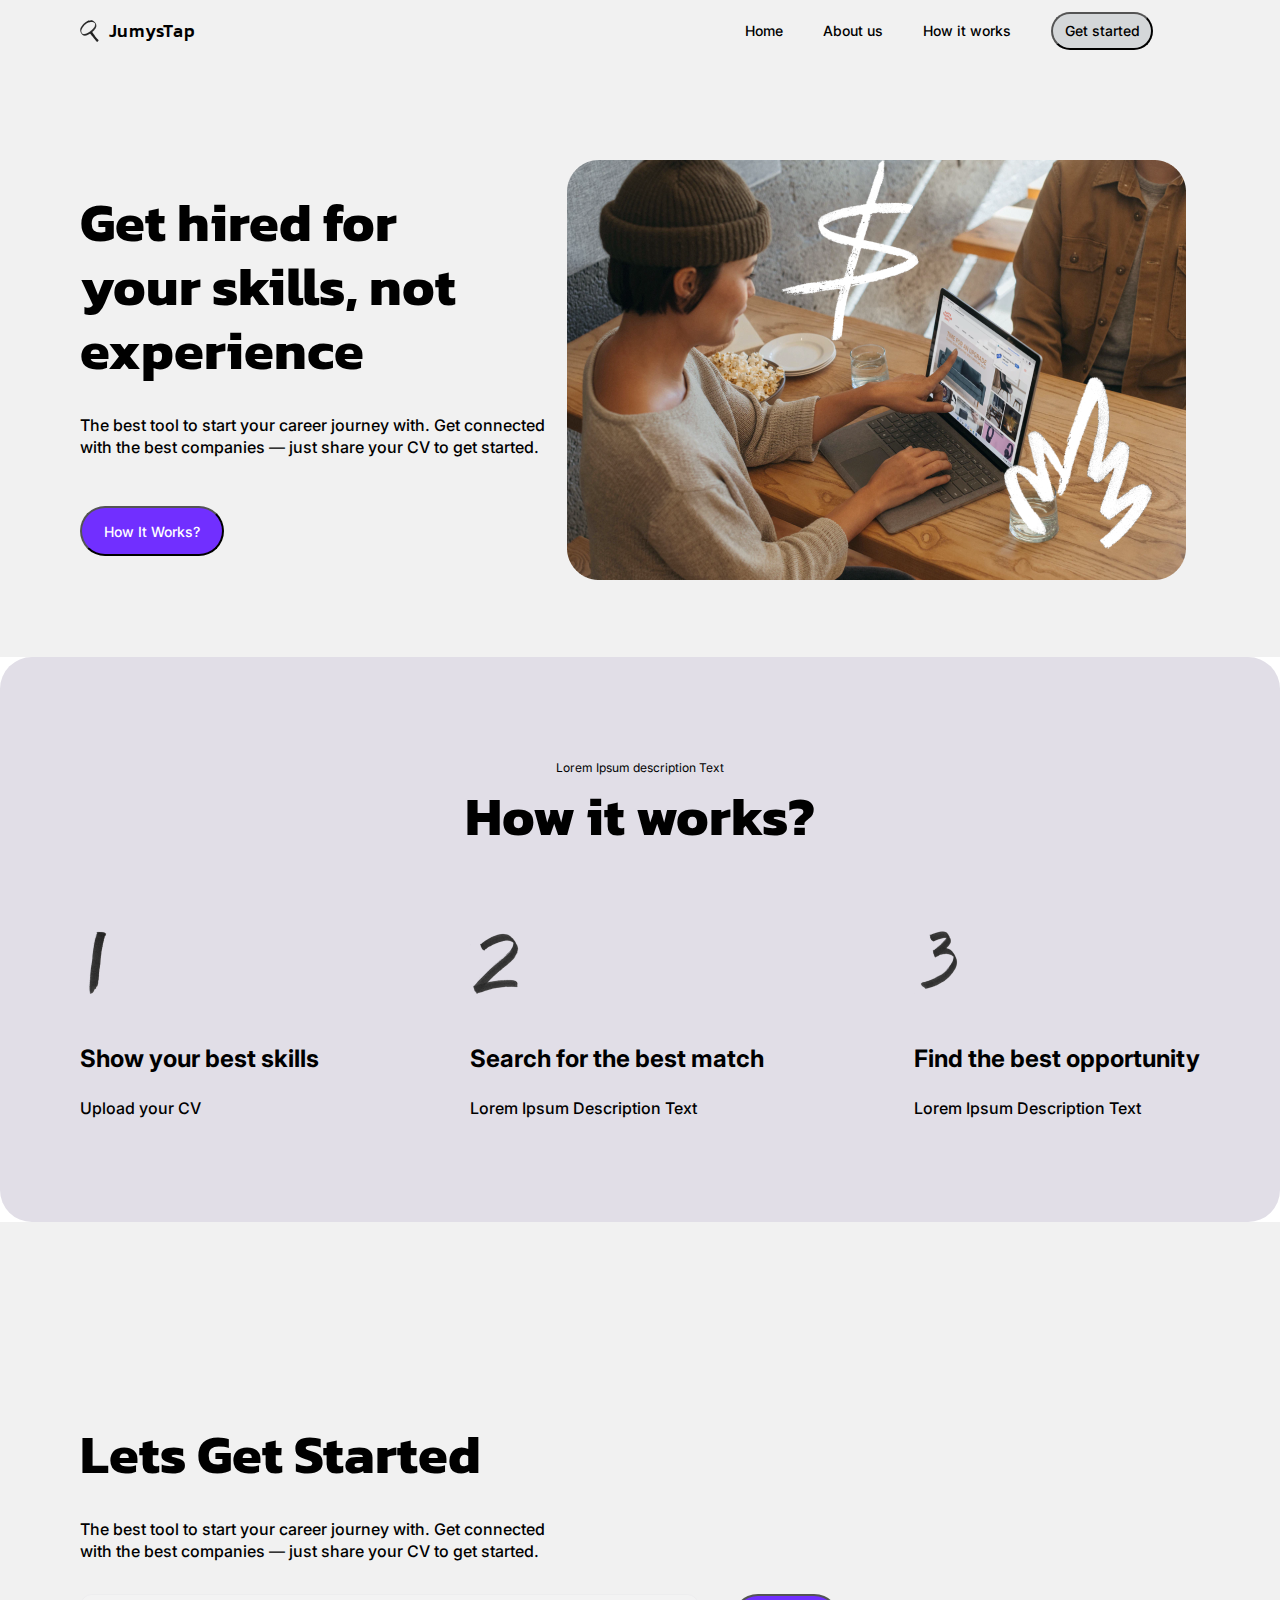
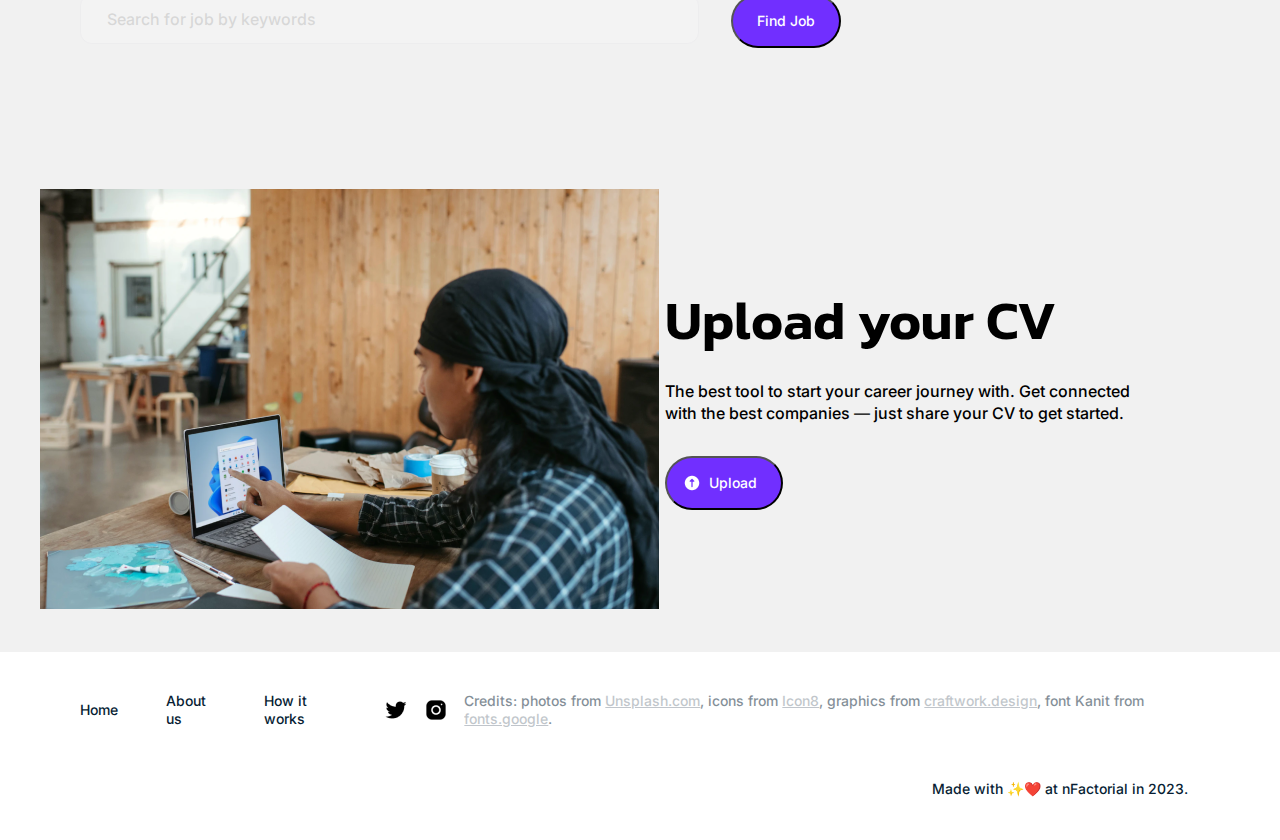
<file: html/index.html>
<!DOCTYPE html>
<html lang="en">
  <head>
    <meta charset="UTF-8" />
    <meta http-equiv="X-UA-Compatible" content="IE=edge" />
    <meta name="viewport" content="width=device-width, initial-scale=1.0" />
    <title>JumysTap</title>
    <link rel="stylesheet" href="../css/reset.css" />
    <link rel="stylesheet" href="../css/styles.css" />
  </head>
  <body>
    <!-- header -->
    <header class="header">
      <!-- nav -->
      <nav class="nav">
        <div class="nav_left">
          <img src="../images/magnifier 1.png" alt="" />
          <h1>JumysTap</h1>
        </div>
        <div class="nav_right">
          <ul class="ul">
            <li class="ul_li">Home</li>
            <li class="ul_li">About us</li>
            <li class="ul_li">How it works</li>
            <button class="ul_li" type="submit">Get started</button>
          </ul>
        </div>
      </nav>

      <!-- main -->
      <main class="main">
        <div class="main_left">
          <h1>Get hired for your skills, not experience</h1>
          <p>
            The best tool to start your career journey with. Get connected with
            the best companies — just share your CV to get started.
          </p>
          <button type="submit">How It Works?</button>
        </div>
        <div class="main_right">
          <img src="../images/VisualContent.png" alt="" />
        </div>
      </main>
    </header>
    <!-- section1 -->
    <section class="section-1">
      <div class="description">
        <h1>Lorem Ipsum description Text</h1>
      </div>
      <div class="how">
        <h1>How it works?</h1>
      </div>
      <div class="count">
        <div class="first">
          <img class="count-img" src="../images/first.png" alt="" />
          <h1 class="count-h1">Show your best skills</h1>
          <h3 class="count-h3">Upload your CV</h3>
        </div>
        <div class="second">
          <img class="count-img" src="../images/second.png" alt="" />
          <h1 class="count-h1">Search for the best match</h1>
          <h3 class="count-h3">Lorem Ipsum Description Text</h3>
        </div>
        <div class="third">
          <img class="count-img" src="../images/third.png" alt="" />
          <h1 class="count-h1">Find the best opportunity</h1>
          <h3 class="count-h3">Lorem Ipsum Description Text</h3>
        </div>
      </div>
    </section>
    <!-- section2 -->
    <div class="wrapper">
      <section class="section-2">
        <div class="find">
          <h1>Lets Get Started</h1>
          <div class="find-p">
            <p>
              The best tool to start your career journey with. Get connected
              with the best companies — just share your CV to get started.
            </p>
          </div>
          <div class="search">
            <input
              src="search-input"
              type="text"
              placeholder=" Search for job by keywords"
            />
            <button type="submit">Find Job</button>
          </div>
        </div>
      </section>

      <!-- section3 -->

      <section class="section-3">
        <div class="section-3_left">
          <img src="../images/section-3.png" alt="" />
        </div>
        <div class="section-3_right">
          <h1>Upload your CV</h1>
          <p>
            The best tool to start your career journey with. Get connected with
            the best companies — just share your CV to get started.
          </p>
          <button type="submit"><img src="../images/arrow.png" alt="" /> Upload</button>
        </div>
      </section>
    </div>

    <!-- footer -->
    <footer class="footer">
      <div class="footer_upper">
        <ul class="footer-ul">
          <li class="footer-li">Home</li>
          <li class="footer-li">About us</li>
          <li class="footer-li">How it works</li>
          <img class="first-img" src="../images/Twitter.png" alt="" />
          <img src="../images/Instagram.png" alt="" />
        </ul>
        <h1>
          Credits: photos from <a href="https://unsplash.com/">Unsplash.com</a>,
          icons from <a href="https://icons8.ru/">Icon8</a>, graphics from
          <a href="https://craftwork.design/">craftwork.design</a>, font Kanit
          from <a href="https://fonts.google.com/knowledge"> fonts.google</a>.
        </h1>
      </div>
      <div class="footer_lower">
        <h1>Made with ✨❤️ at nFactorial in 2023.</h1>
      </div>
    </footer>
  </body>
</html>
</file>
<file: css/styles.css>
/* importing */
@import url("https://fonts.googleapis.com/css2?family=Kanit:wght@500;700&display=swap");

@import url("https://fonts.googleapis.com/css2?family=Inter:wght@500&display=swap");
/* header */
.header {
  background-color: #f1f1f1;
  padding-left: 80px;
  /* padding-bottom: 74px; */
}

.nav {
  display: flex;
  justify-content: space-between;
}

.nav_left {
  display: flex;
  margin-top: 20px;
}

.nav_left img {
  width: 18.68px;
  height: 22px;
  margin-right: 10px;
}

.nav_left h1 {
  font-family: Kanit;
  font-size: 18px;
  font-weight: 500;
  line-height: 22px;
  letter-spacing: 0.04em;
  color: #000;
}

.ul {
  display: flex;
  margin-right: 87px;
}

.ul_li {
  margin-right: 40px;
  margin-top: 22px;
  font-family: "Inter", sans-serif;
  font-weight: 500;
  font-size: 14px;
  line-height: 18px;
}

.ul_li:last-child {
  width: 102px;
  height: 38px;

  background: rgba(8, 30, 52, 0.12);
  border-radius: 100px;
  display: flex;
  flex-direction: column;
  justify-content: center;
  align-items: center;
  gap: 8px;
  margin-top: 12px;
}

/* main */

.main {
  display: flex;
  justify-content: space-between;
  margin-right: 47px;
}

.main_left h1 {
  font-family: Kanit;
  font-size: 54px;
  font-weight: 700;
  line-height: 64px;
  letter-spacing: 0em;
  text-align: left;
  max-width: 400px;
  margin-top: 140px;
}

.main_left p {
  font-family: Inter;
  font-size: 16px;
  font-weight: 500;
  line-height: 22px;
  max-width: 495px;
  margin-top: 32px;
}

.main_left button {
  width: 144px;
  height: 50px;

  background: #712fff;
  border-radius: 100px;

  font-family: "Inter";
  font-style: normal;
  font-weight: 500;
  font-size: 14px;

  color: #ffffff;

  margin-top: 48px;
}

.main_right img {
  margin-bottom: 74px;
  margin-top: 110px;
  margin-right: 47px;
}

/* section */

.section-1 {
  background: #e1dee7;
  border-radius: 32px;
  padding-top: 103px;
  padding-bottom: 103px;
}

.description {
  text-align: center;
  font-family: Inter;
  font-size: 12px;
  font-weight: 400;
  line-height: 16px;
}

.how {
  font-family: Kanit;
  font-size: 54px;
  font-weight: 700;
  line-height: 56px;
  text-align: center;
  margin-top: 12px;
}

.count {
  display: flex;
  justify-content: space-between;
  margin-left: 80px;
  margin-right: 80px;
  margin-top: 86px;
}

.count-img {
  margin-bottom: 48px;
}

.count-h1 {
  font-family: Inter;
  font-size: 24px;
  font-weight: 700;
  line-height: 28px;
  text-align: left;
}

.count-h3 {
  font-family: Inter;
  font-size: 16px;
  font-weight: 500;
  line-height: 22px;
  text-align: left;
  margin-top: 24px;
}

/* section 2 */

.wrapper {
  background: #f1f1f1;
  padding-top: 100px;
  padding-bottom: 40px;
}

.find {
  margin-left: 80px;
  margin-top: 100px;
}

.find h1 {
  font-family: Kanit;
  font-size: 54px;
  font-weight: 700;
  line-height: 64px;
  text-align: left;
}

.find p {
  margin-top: 32px;
  margin-bottom: 32px;
  font-family: "Inter";
  font-style: normal;
  font-weight: 500;
  font-size: 16px;
  line-height: 22px;
  max-width: 495px;
}

.search {
  display: flex;
  margin-bottom: 141px;
}

.search input {
  box-sizing: border-box;

  width: 619px;
  height: 50px;

  background: #ffffff;
  border: 1px solid #e1dee7;
  border-radius: 12px;

  text-indent: 20px;

  font-family: "Inter";
  font-style: normal;
  font-weight: 500;
  font-size: 16px;
  line-height: 22px;
  opacity: 0.2;
  margin-right: 32px;
}

.search button {
  padding: 16px 24px;
  background: #712fff;
  border-radius: 100px;
  font-family: "Inter";
  font-style: normal;
  font-weight: 500;
  font-size: 14px;
  line-height: 18px;
  color: #fff;
}

/* section3 */

.section-3 {
  display: flex;
  justify-content: space-between;
  align-items: center;
}

.section-3_left img {
  margin-left: 40px;
}

.section-3_right {
  margin-right: 120px;
}

.section-3_right h1 {
  font-family: "Kanit";
  font-style: normal;
  font-weight: 600;
  font-size: 54px;
  line-height: 56px;
  margin-bottom: 32px;
}

.section-3_right p {
  font-family: "Inter";
  font-style: normal;
  font-weight: 500;
  font-size: 16px;
  line-height: 22px;
  max-width: 495px;
  margin-bottom: 32px;
}

.section-3_right button {
  display: flex;
  flex-direction: row;
  justify-content: center;
  align-items: center;
  padding: 16px 24px 16px 16px;
  background: #712fff;
  border-radius: 100px;
  font-family: "Inter";
  font-style: normal;
  font-weight: 500;
  font-size: 14px;
  line-height: 18px;
  color: #fff;
}

.section-3_right button img {
  margin-right: 8px;
}

/* footer */

.footer {
  margin-right: 92px;
  margin-left: 80px;
}

.footer_upper {
  display: flex;
  justify-content: space-between;
  margin-top: 40px;
}

.footer_upper a {
  font-family: "Inter";
  font-style: normal;
  font-weight: 500;
  font-size: 14px;
  line-height: 18px;
  color: #081e34;
  opacity: 0.5;
}

.footer_upper h1 {
  font-family: "Inter";
  font-style: normal;
  font-weight: 500;
  font-size: 14px;
  line-height: 18px;
  color: #081e34;
  opacity: 0.5;
}

.footer-ul {
  display: flex;
  align-items: center;
}

.footer-li {
  font-family: "Inter";
  font-style: normal;
  font-weight: 500;
  font-size: 14px;
  line-height: 18px;
  margin-right: 48px;
  color: #081e34;
}

.footer-ul img {
  width: 24px;
  margin-right: 16px;
}

.footer_lower h1 {
  font-family: "Inter";
  font-style: normal;
  font-weight: 500;
  font-size: 14px;
  line-height: 18px;
  color: #081e34;
  margin-top: 52px;
  float: right;
  margin-bottom: 42px;
}

/* button style */

button:hover {
  background-color: #00eee0;
  /* border: 1px #99ccff solid; */
}

button:active {
  background-color: #00ccc0;
  border: 1px #000000 solid;
}

/* media */

@media (max-width: 820px) {
  body {
    width: 100%;
    height: 100%;
  }

  .header {
    padding-left: 24px;
    padding-right: 24px;
    padding-bottom: 32px;
  }
  /* header */
  .ul_li {
    display: none;
  }

  .ul {
    margin-right: 0px;
  }

  .ul_li:last-child {
    width: 102px;
    height: 38px;

    background: rgba(8, 30, 52, 0.12);
    border-radius: 100px;
    display: flex;
    flex-direction: column;
    justify-content: center;
    align-items: center;
    gap: 8px;
    margin-right: 0;
    margin-top: 12px;
  }

  /* main */

  .main {
    display: flex;
    flex-direction: column-reverse;
    margin-right: 0;
  }

  .main_left {
    text-align: center;
  }

  .main_left h1 {
    font-size: 32px;
    line-height: 120%;
    width: 312px;
    margin: 0 auto;
    margin-top: 27px;
    text-align: center;
  }

  .main_left p {
    font-size: 14px;
    line-height: 18px;
    max-width: 312px;
    margin: 0 auto;
    margin-top: 24px;
  }

  .main_right img {
    width: 100%;
    margin-top: 40px;
    margin-right: 0px;
    margin-bottom: 0;
  }

  /* section1 */

  .section-1 {
    padding-top: 54px;
    padding-bottom: 54px;
  }

  .how {
    font-size: 32px;
  }

  .count {
    flex-direction: column;
    margin-left: 24px;
    margin-top: 54px;
  }

  .count-img {
    margin-bottom: 24px;
    width: 24px;
  }

  .count-h1 {
    font-size: 20px;
    line-height: 24px;
  }

  .count-h3 {
    font-size: 14px;
    line-height: 18px;
    text-align: left;
    margin-top: 12px;
  }

  .first,
  .second,
  .third {
    margin-bottom: 40px;
  }

  /* section 2 */

  .wrapper {
    background: #f1f1f1;
    padding-top: 54px;
    padding-bottom: 64px;
  }

  .section-2 {
    display: flex;
    justify-content: center;
  }

  .find {
    margin-left: 0px;
    margin-top: 0px;
  }

  .find h1 {
    font-size: 24px;
    line-height: 120%;
    text-align: center;
  }

  .find p {
    margin-top: 32px;
    margin-bottom: 32px;
    font-size: 14px;
    line-height: 18px;
    max-width: 312px;
    text-align: center;
    margin-bottom: 32px;
  }

  .search {
    flex-direction: column;
    margin-bottom: 110px;
  }

  .search input {
    width: 312px;
    height: 50px;
    border: 1px solid #e1dee7;
    margin-right: 0px;
  }

  .search button {
    font-weight: 500;
    font-size: 14px;
    line-height: 18px;
    color: #fff;
    margin: 0 auto;
    margin-top: 32px;
  }

  /* section 3 */

  .section-3 {
    display: flex;
    flex-direction: column;
  }

  .section-3_left img {
    width: 80%;
    border-radius: 20px;
  }

  .section-3_right {
    margin-right: 24px;
    margin-left: 24px;
  }

  .section-3_right h1 {
    font-size: 24px;
    line-height: 120%;
    margin-bottom: 32px;
    margin-top: 115px;
  }

  .section-3_right p {
    font-size: 14px;
    line-height: 18px;
  }

  .section-3_right button img {
    margin-right: 8px;
  }

  /* footer */

  .footer {
    margin-left: 24px;
    margin-right: 24px;
  }

  .footer_upper {
    flex-direction: column;
    margin-top: 42px;
  }

  .footer_upper a {
    line-height: 24px;
  }

  .footer_upper h1 {
    font-weight: 400;
    line-height: 24px;
    margin-top: 40px;
  }

  .footer-ul {
    display: flex;
    flex-direction: column;
    align-items: flex-start;
    margin-left: 12px;
  }

  .footer-li {
    margin-bottom: 36px;
  }

  .first-img {
    margin-right: 0px;
    margin-bottom: 16px;
  }

  .footer_lower h1 {
    margin-top: 40px;
    float: left;
  }
}
</file>
